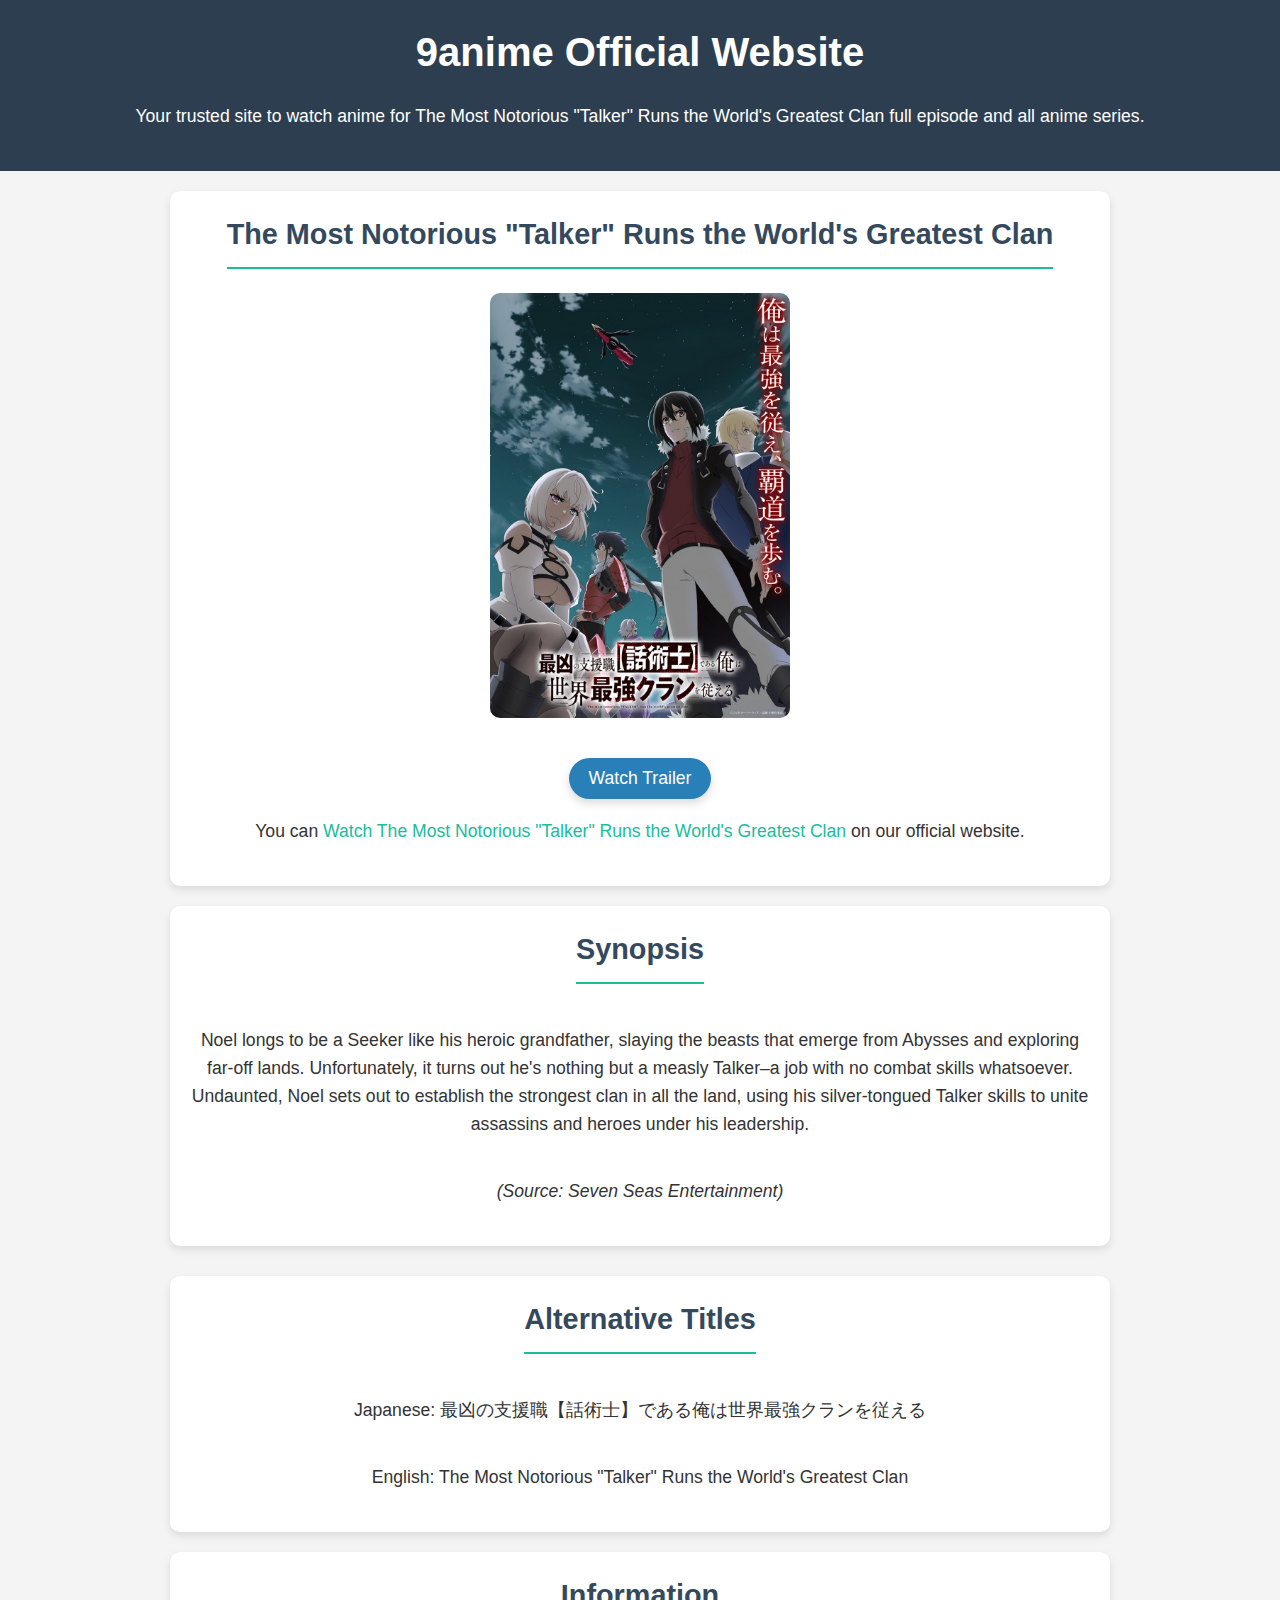
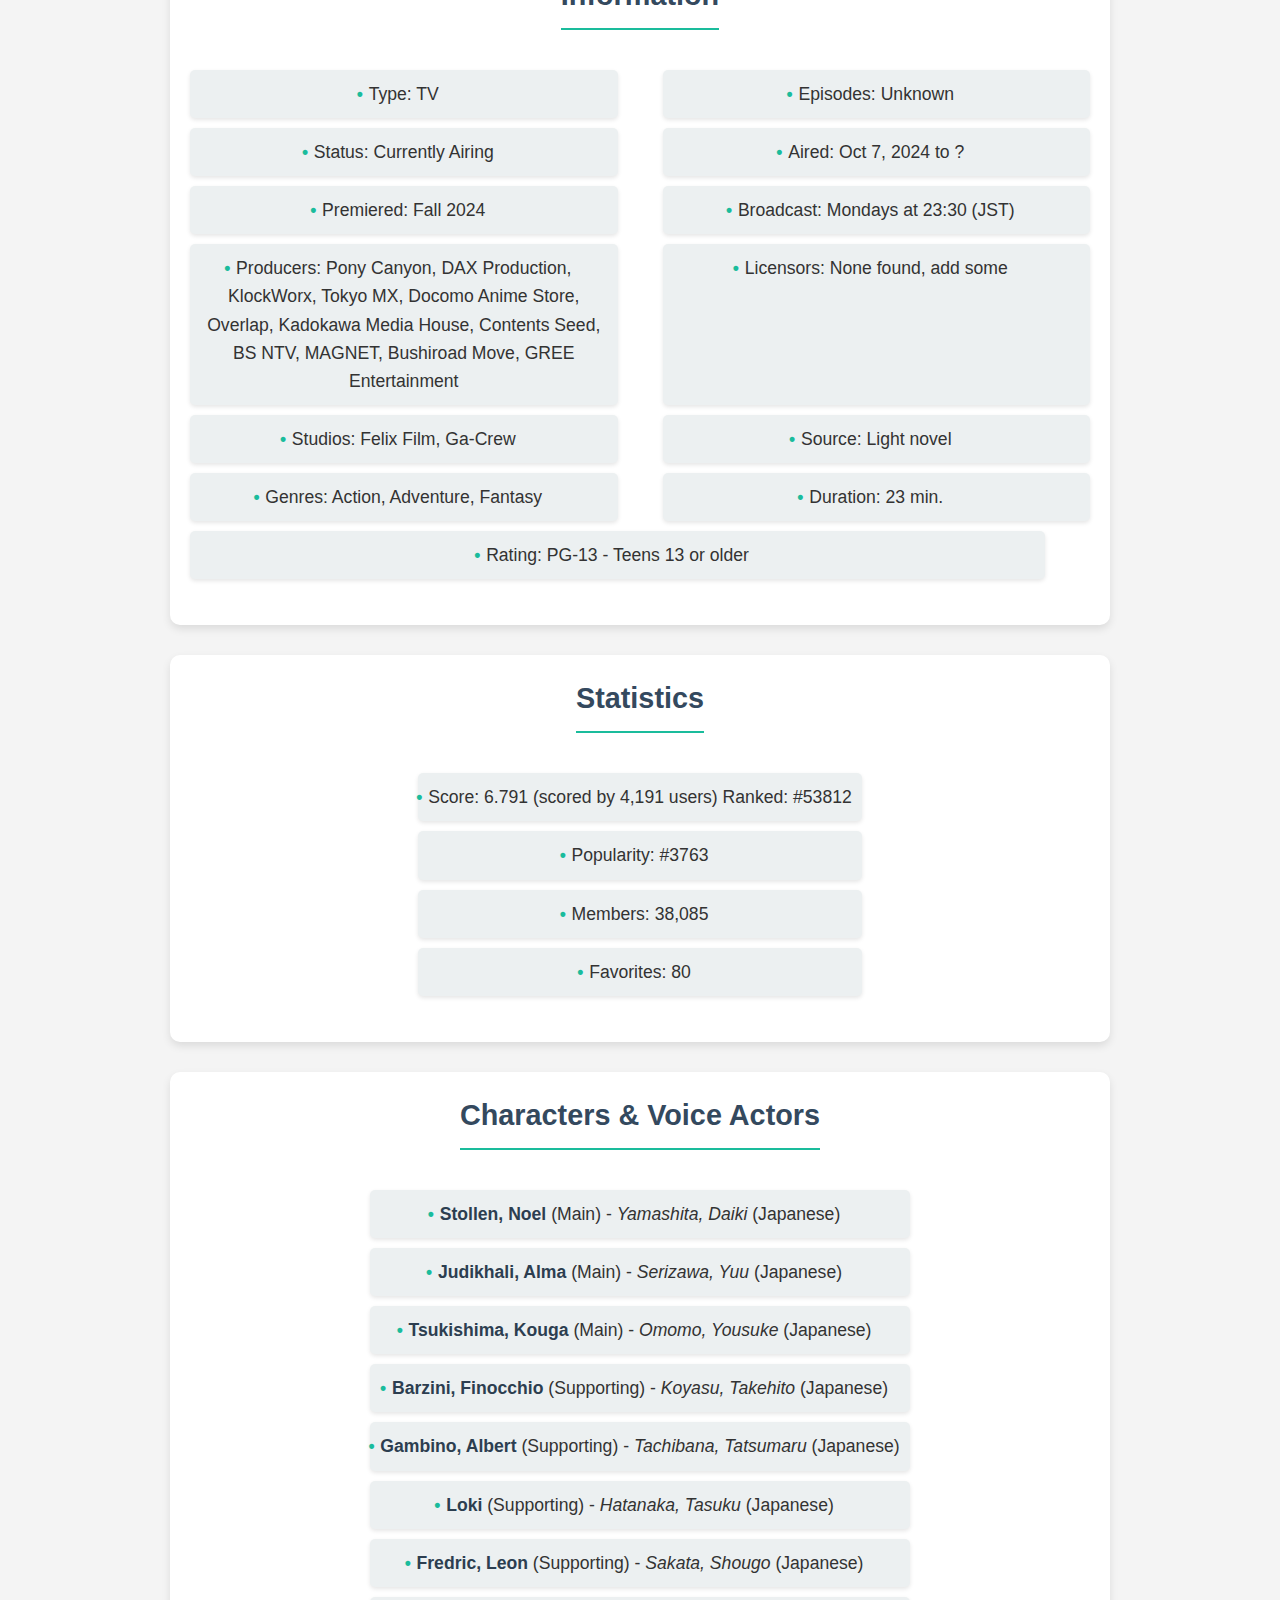
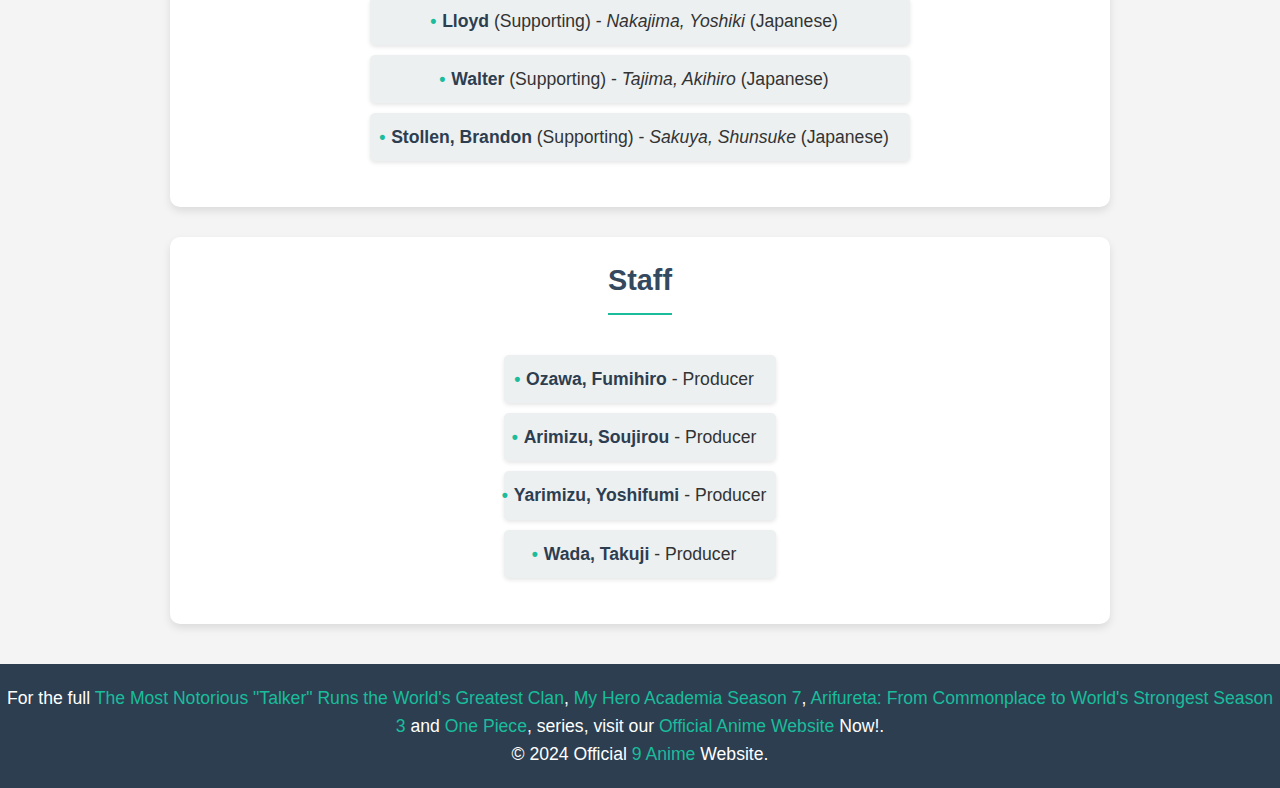
<file: index.html>
<!DOCTYPE html>
<html lang="en">
<head>
    <meta charset="UTF-8">
    <meta name="viewport" content="width=device-width, initial-scale=1.0">
    <meta name="description" content="Watch The Most Notorious Talker Runs the World's Greatest Clan full episodes and other popular anime series on 9anime.">
    <meta name="keywords" content="Saikyou no Shienshoku Wajutsushi de Aru Ore wa Sekai Saikyou Clan wo Shitagaeru, 9Anime, The Most Notorious Talker Runs the World's Greatest Clan, Watch Anime, The Most Notorious Talker Runs the World's Greatest Clan Trailer, Official 9 Anime Website">
    <meta name="author" content="Zorotv">
    <link rel="canonical" href="https://sites-to-watch-anime-free-f9c1cc093d48.herokuapp.com/">
    <title>9anime Official Website | The Most Notorious "Talker" Runs the World's Greatest Clan</title>
    <link rel="stylesheet" href="styles.css">
    <script src="script.js" defer></script>
    <script type="application/ld+json">
    {
      "@context": "https://schema.org",
      "@type": "WebPage",
      "name": "9 Anime",
      "description": "A website dedicated to The Most Notorious Talker Runs the World's Greatest Clan full episodes and other anime series.",
      "url": "https://sites-to-watch-anime-free-f9c1cc093d48.herokuapp.com/",
      "publisher": {
        "@type": "Organization",
        "name": "Official Anime"
      },
      "image": "https://sites-to-watch-anime-free-f9c1cc093d48.herokuapp.com/145446l.jpg",
      "potentialAction": {
        "@type": "WatchAction",
        "target": "https://sites-to-watch-anime-free-f9c1cc093d48.herokuapp.com/"
      }
    }
    </script>
</head>
<body>
    <header>
        <h1>9anime Official Website</h1>
        <p>Your trusted site to watch anime for The Most Notorious "Talker" Runs the World's Greatest Clan full episode and all anime series.</p>
    </header>

    <section class="poster-section">
        <h2>The Most Notorious "Talker" Runs the World's Greatest Clan</h2>
        <img src="145446l.jpg" alt="The Most Notorious Talker Runs the World's Greatest Clan " id="poster">
        <div id="poster-modal" class="modal">
            <span class="close">&times;</span>
            <img class="modal-content" id="modal-img">
        </div>
        <button id="watch-trailer">Watch Trailer</button>
        <p class="mixed-content">
            You can <a href="https://9anime.org.lv/anime/the-most-notorious-talker-runs-the-worlds-greatest-clan/" id="official-website">Watch The Most Notorious "Talker" Runs the World's Greatest Clan</a> on our official website.
        </p>
    </section>

    <div id="trailer-modal" class="modal">
        <span class="close">&times;</span>
        <div class="trailer-content">
            <iframe width="560" height="315" src="https://www.youtube.com/embed/A1kcb7MUczM?si=QyPS7ZY-ZirmkM7u&amp;start=1" title="YouTube video player" frameborder="0" allow="accelerometer; autoplay; clipboard-write; encrypted-media; gyroscope; picture-in-picture; web-share" referrerpolicy="strict-origin-when-cross-origin" allowfullscreen></iframe>
        </div>
    </div>

    <section class="synopsis-section">
        <h2>Synopsis</h2>
        <p>Noel longs to be a Seeker like his heroic grandfather, slaying the beasts that emerge from Abysses and exploring far-off lands. Unfortunately, it turns out he's nothing but a measly Talker–a job with no combat skills whatsoever. Undaunted, Noel sets out to establish the strongest clan in all the land, using his silver-tongued Talker skills to unite assassins and heroes under his leadership.</p>
        <p><em>(Source: Seven Seas Entertainment)</em></p>
    </section>
    
    <section class="alternative-titles">
        <h2>Alternative Titles</h2>
        <p>Japanese: 最凶の支援職【話術士】である俺は世界最強クランを従える</p>
        <p>English: The Most Notorious "Talker" Runs the World's Greatest Clan</p>
    </section>
    
    <section class="anime-info">
        <h2>Information</h2>
        <ul>
            <li>Type: TV</li>
            <li>Episodes: Unknown</li>
            <li>Status: Currently Airing</li>
            <li>Aired: Oct 7, 2024 to ?</li>
            <li>Premiered: Fall 2024</li>
            <li>Broadcast: Mondays at 23:30 (JST)</li>
            <li>Producers: Pony Canyon, DAX Production, KlockWorx, Tokyo MX, Docomo Anime Store, Overlap, Kadokawa Media House, Contents Seed, BS NTV, MAGNET, Bushiroad Move, GREE Entertainment</li>
            <li>Licensors: None found, add some</li>
            <li>Studios: Felix Film, Ga-Crew</li>
            <li>Source: Light novel</li>
            <li>Genres: Action, Adventure, Fantasy</li>
            <li>Duration: 23 min.</li>
            <li>Rating: PG-13 - Teens 13 or older</li>
        </ul>
    </section>
    
    <section class="statistics-section">
        <h2>Statistics</h2>
        <ul>
            <li>Score: 6.791 (scored by 4,191 users) Ranked: #53812</li>
            <li>Popularity: #3763</li>
            <li>Members: 38,085</li>
            <li>Favorites: 80</li>
        </ul>
    </section>
    
    <section class="characters-voice-actors">
        <h2>Characters & Voice Actors</h2>
        <ul>
            <li><strong>Stollen, Noel</strong> (Main) - <em>Yamashita, Daiki</em> (Japanese)</li>
            <li><strong>Judikhali, Alma</strong> (Main) - <em>Serizawa, Yuu</em> (Japanese)</li>
            <li><strong>Tsukishima, Kouga</strong> (Main) - <em>Omomo, Yousuke</em> (Japanese)</li>
            <li><strong>Barzini, Finocchio</strong> (Supporting) - <em>Koyasu, Takehito</em> (Japanese)</li>
            <li><strong>Gambino, Albert</strong> (Supporting) - <em>Tachibana, Tatsumaru</em> (Japanese)</li>
            <li><strong>Loki</strong> (Supporting) - <em>Hatanaka, Tasuku</em> (Japanese)</li>
            <li><strong>Fredric, Leon</strong> (Supporting) - <em>Sakata, Shougo</em> (Japanese)</li>
            <li><strong>Lloyd</strong> (Supporting) - <em>Nakajima, Yoshiki</em> (Japanese)</li>
            <li><strong>Walter</strong> (Supporting) - <em>Tajima, Akihiro</em> (Japanese)</li>
            <li><strong>Stollen, Brandon</strong> (Supporting) - <em>Sakuya, Shunsuke</em> (Japanese)</li>
        </ul>
    </section>
    
    <section class="staff-section">
        <h2>Staff</h2>
        <ul>
            <li><strong>Ozawa, Fumihiro</strong> - Producer</li>
            <li><strong>Arimizu, Soujirou</strong> - Producer</li>
            <li><strong>Yarimizu, Yoshifumi</strong> - Producer</li>
            <li><strong>Wada, Takuji</strong> - Producer</li>
        </ul>
    </section>    
    
    <footer>
        <p>For the full <a href="https://9anime.org.lv/anime/the-most-notorious-talker-runs-the-worlds-greatest-clan/" target="_blank">The Most Notorious "Talker" Runs the World's Greatest Clan</a>, <a href="https://my-hero-academia-season-7-9anime-090991.gitlab.io/" target="_blank">My Hero Academia Season 7</a>, <a href="https://official-9anime.github.io/Arifureta-From-Commonplace-to-World-s-Strongest-Season-3/" target="_blank">Arifureta: From Commonplace to World's Strongest Season 3</a>  and <a href="https://9anime-official.s3.eu-north-1.amazonaws.com/index.html" target="_blank">One Piece</a>, series, visit our <a href="https://9anime.org.lv/" target="_blank">Official Anime Website</a> Now!.</p>
        <p>&copy; 2024 Official <a href="https://sites-to-watch-anime-free-f9c1cc093d48.herokuapp.com/">9 Anime</a> Website.</p>
    </footer>
</body>
</html>
</file>
<file: styles.css>
/* General Styles */
body {
    font-family: 'Arial', sans-serif;
    margin: 0;
    padding: 0;
    background-color: #f4f4f4;
    color: #333;
    line-height: 1.6;
}

header {
    background-color: #2c3e50;
    color: white;
    padding: 20px 0;
    text-align: center;
}

header h1 {
    margin: 0;
    font-size: 2.5em;
}

/* Ensure space between the content and footer */
footer {
    background-color: #2c3e50;
    color: white;
    padding: 20px 0;
    text-align: center;
    position: relative;
    width: 100%;
}

footer p {
    margin: 0;
}

a {
    color: #1abc9c;
    text-decoration: none;
}

a:hover {
    text-decoration: underline;
}

/* Section and Poster Style */
section {
    margin: 20px auto;
    padding: 20px;
    background-color: white;
    border-radius: 10px;
    max-width: 900px;
    box-shadow: 0 4px 12px rgba(0,0,0,0.15);
    display: flex;
    flex-direction: column;
    align-items: center;
    text-align: center;
}

#poster {
    width: 250px;
    border-radius: 10px;
    cursor: pointer;
    transition: transform 0.3s ease, box-shadow 0.3s ease;
    margin-bottom: 20px;
}

#poster:hover {
    transform: scale(1.05);
    box-shadow: 0 6px 15px rgba(0,0,0,0.2);
}

/* Button Styles */
button {
    margin-top: 10px;
    padding: 12px 30px;
    background-color: #1abc9c;
    color: white;
    border: none;
    cursor: pointer;
    font-size: 1.2em;
    border-radius: 25px;
    box-shadow: 0 4px 10px rgba(0,0,0,0.15);
    transition: background-color 0.3s ease, box-shadow 0.3s ease;
}

button:hover {
    background-color: #16a085;
    box-shadow: 0 6px 12px rgba(0,0,0,0.2);
}

/* Add space between the last section and footer */
section {
    margin: 20px auto;
    padding: 20px;
    background-color: white;
    border-radius: 10px;
    max-width: 900px;
    box-shadow: 0 4px 8px rgba(0,0,0,0.1);
}

footer {
    margin-top: 40px; /* Adds space between content and footer */
}

.synopsis-section, .background-section, .anime-info, .statistics-section, .related-entries, .characters-voice-actors, .staff-section {
    margin-bottom: 30px;
}

h2 {
    color: #34495e;
    margin-top: 0;
    border-bottom: 2px solid #1abc9c;
    padding-bottom: 10px;
    font-size: 1.8em;
}

p {
    font-size: 1.1em;
    margin-bottom: 1.2em;
}

ul {
    list-style-type: none;
    padding: 0;
}

li {
    font-size: 1.1em;
    margin-bottom: 10px;
    padding-left: 20px;
    position: relative;
}

li::before {
    content: "\2022";
    color: #1abc9c;
    font-weight: bold;
    display: inline-block;
    width: 1em;
    margin-left: -1em;
}

/* Sections Specific Styles */
.synopsis-section, .background-section, .anime-info, .statistics-section, .related-entries, .characters-voice-actors, .staff-section {
    margin-bottom: 30px;
}

/* Card Style for Characters, Staff, and Statistics */
ul li {
    background-color: #ecf0f1;
    padding: 10px;
    margin-bottom: 10px;
    border-radius: 5px;
    box-shadow: 0 2px 4px rgba(0,0,0,0.1);
}

li strong {
    color: #2c3e50;
}

/* Table Style for Information Section */
.anime-info ul {
    display: flex;
    flex-wrap: wrap;
}

.anime-info ul li {
    flex: 1 1 45%;
    margin-right: 5%;
}

.anime-info ul li:nth-child(2n) {
    margin-right: 0;
}

@media screen and (max-width: 768px) {
    .anime-info ul li {
        flex: 1 1 100%;
        margin-right: 0;
    }
}

/* Media Query for Mobile Responsiveness */
@media screen and (max-width: 768px) {
    body {
        font-size: 1em;
    }

    header h1 {
        font-size: 2em;
    }

    section {
        margin: 10px;
        padding: 15px;
    }

    h2 {
        font-size: 1.5em;
    }

    p, li {
        font-size: 1em;
    }

    footer {
        padding: 15px 0;
    }
}

/* Modal (Pop-up) Styles for Trailer and Poster */
.modal {
    display: none;
    position: fixed;
    z-index: 1;
    left: 0;
    top: 0;
    width: 100%;
    height: 100%;
    background-color: rgba(0,0,0,0.7);
}

.modal-content {
    margin: auto;
    display: block;
    width: 80%;
    max-width: 700px;
}

.close {
    position: absolute;
    top: 10px;
    right: 25px;
    color: white;
    font-size: 30px;
    font-weight: bold;
    cursor: pointer;
}

.trailer-content {
    position: relative;
    margin: 5% auto;
    padding: 20px;
    width: 90%;
    max-width: 800px;
}

#poster {
    width: 300px;
    cursor: pointer;
    transition: transform 0.3s ease;
}

#poster:hover {
    transform: scale(1.1);
}

button {
    margin-top: 20px;
    padding: 10px 20px;
    background-color: #2980b9;
    color: white;
    border: none;
    cursor: pointer;
    font-size: 1.1em;
    transition: background-color 0.3s ease;
}

button:hover {
    background-color: #3498db;
}
</file>
